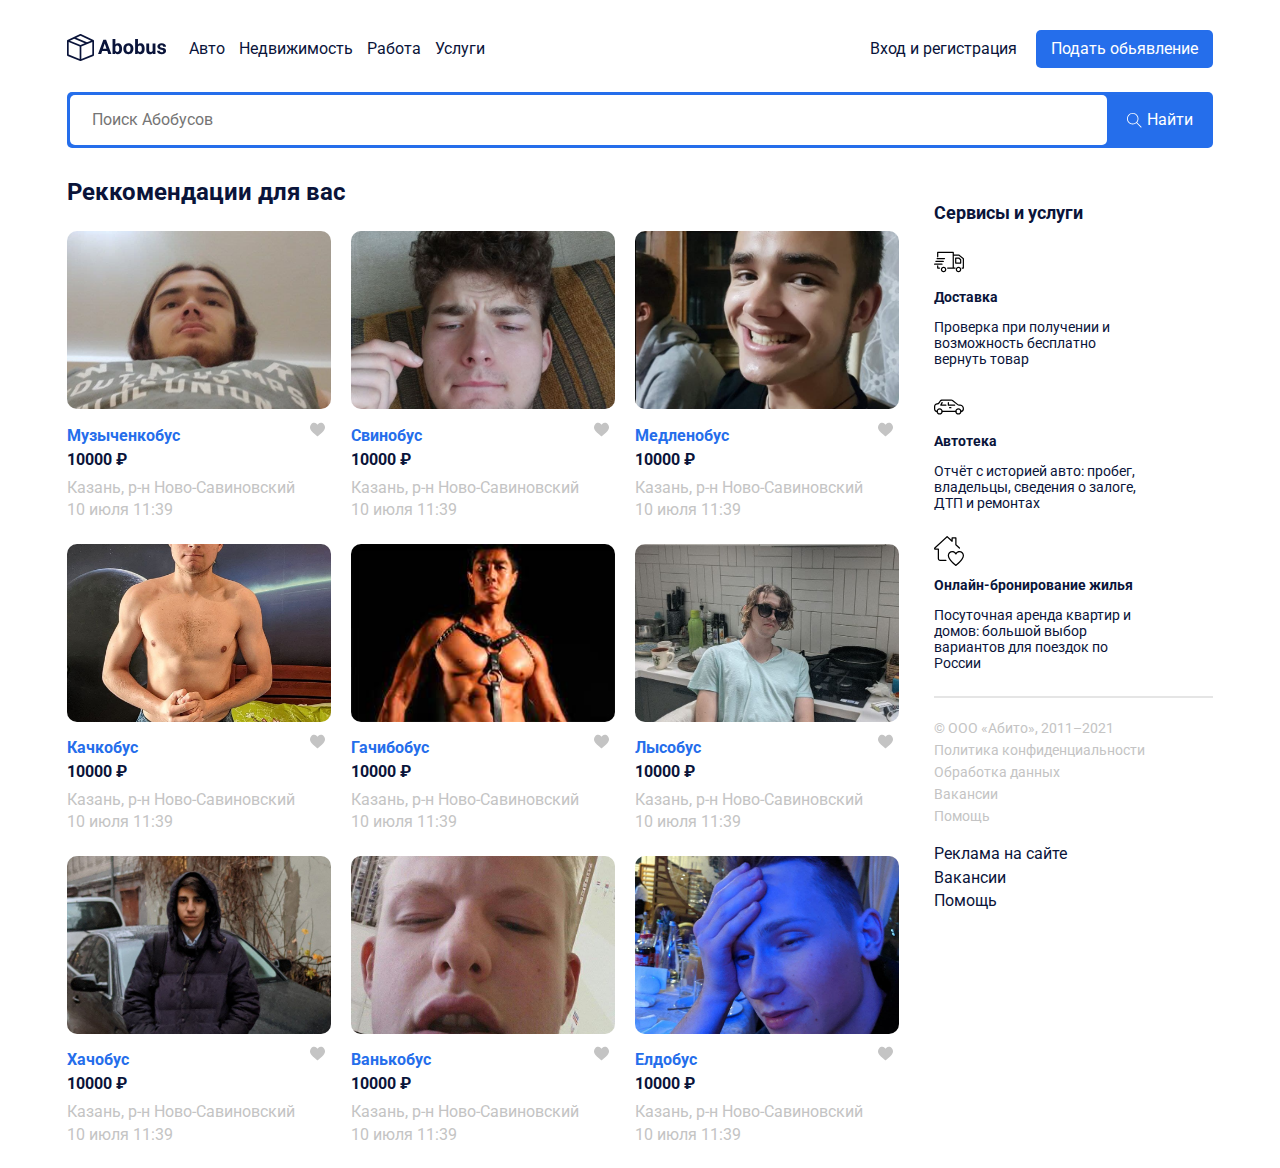
<file: index.html>
<!DOCTYPE html>
<html lang="en">

<head>
    <meta charset="UTF-8">
    <meta http-equiv="X-UA-Compatible" content="IE=edge">
    <meta name="viewport" content="width=device-width, initial-scale=1.0">
    <title>ABOBUS - доска обьявлений</title>
    <link rel="preconnect" href="https://fonts.googleapis.com">
    <link rel="preconnect" href="https://fonts.gstatic.com" crossorigin>
    <link href="https://fonts.googleapis.com/css2?family=Roboto:wght@400;700&display=swap" rel="stylesheet">
    <link rel="stylesheet" href="css/normalize.css">
    <link rel="stylesheet" href="css/style.css">
</head>

<body>
    <header class="header container">
        <div class="navbar">
            <a href="/index.html">
                <img src="img/logo.svg" alt="ABOBUS-logo" class="logo-image">
            </a>
            <nav class="navbar-menu">
                <ul class="menu">
                    <li class="menu-item">
                        <a href="#" class="menu-link">Авто</a>
                    </li>
                    <li class="menu-item">
                        <a href="#" class="menu-link">Недвижимость</a>
                    </li>
                    <li class="menu-item">
                        <a href="#" class="menu-link">Работа</a>
                    </li>
                    <li class="menu-item">
                        <a href="#" class="menu-link">Услуги</a>
                    </li>
                </ul>
            </nav>
            <div class="button-group">
                <a href="" class="button button-link">Вход и регистрация</a>
                <a href="" class="button button-primary">Подать обьявление</a>
            </div>
        </div>
        <div class="search-panel">
            <input type="search" class="search-input" placeholder="Поиск Абобусов">
            <button class="search-button">
                <svg class="search-icon" width="15" height="15" viewBox="0 0 15 15" fill="none"
                    xmlns="http://www.w3.org/2000/svg">
                    <g clip-path="url(#clip0)">
                        <path
                            d="M14.6506 14.0012L10.0862 9.43675C10.9465 8.43352 11.4706 7.13293
                             11.4706 5.71058C11.4706 2.54822 8.89765 -0.0247192 5.7353 -0.0247192C4.20353
                              -0.0247192 2.76265 0.571751 1.67824 1.6544C0.595589 2.73793 -0.000881376 4.17881
                               9.77541e-07 5.71058C9.77541e-07 8.87293 2.57294 11.4459 5.7353 11.4459C7.15765
                                11.4459 8.45912 10.9218 9.46235 10.0615L14.0268 14.6259L14.6506 14.0012ZM5.7353
                                 10.5635C3.06 10.5635 0.882354 8.38675 0.882354 5.71058C0.881472 4.41352 1.38618
                                  3.19499 2.30294 2.2791C3.21882 1.36234 4.43824 0.857634 5.7353 0.857634C8.41059
                                   0.857634 10.5882 3.0344 10.5882 5.71058C10.5882 8.38587 8.41059 10.5635 5.7353 10.5635Z"
                            fill="white" />
                    </g>
                    <defs>
                        <clipPath id="clip0">
                            <rect width="15" height="15" fill="white" />
                        </clipPath>
                    </defs>
                </svg>
                <span class="search-button-text">Найти</span>
            </button>
        </div>

    </header>
    <div class="page-content container">
        <div class="main">
            <h2 class="page-title">Реккомендации для вас</h2>
            <div class="cards">
                <div class="card">
                    <a href="single.html" class="card-link"><img src="img/Музыченкобус.jpg" alt=""
                            class="card-image"></a>
                    <div class="card-header">
                        <a href="single.html" class="card-link">
                            <h3 class="card-title">Музыченкобус</h3>
                        </a>
                        <button class="like">
                            <img src="img/Vector.svg" alt="">
                        </button>
                    </div>
                    <strong class="card-price">10000 ₽</strong>
                    <p class="card-text">Казань, р-н Ново-Савиновский</p>
                    <p class="card-text">10 июля 11:39</p>
                </div>
                <div class="card">
                    <a href="single.html" class="card-link"><img src="img/Свинобус.jpg" alt="" class="card-image"></a>
                    <div class="card-header">
                        <a href="single.html" class="card-link">
                            <h3 class="card-title">Свинобус</h3>
                        </a>
                        <button class="like">
                            <img src="img/Vector.svg" alt="">
                        </button>
                    </div>
                    <strong class="card-price">10000 ₽</strong>
                    <p class="card-text">Казань, р-н Ново-Савиновский</p>
                    <p class="card-text">10 июля 11:39</p>
                </div>
                <div class="card">
                    <a href="single.html" class="card-link"><img src="img/Медленобус.jpg" alt="" class="card-image"></a>
                    <div class="card-header">
                        <a href="single.html" class="card-link">
                            <h3 class="card-title">Медленобус</h3>
                        </a>
                        <button class="like">
                            <img src="img/Vector.svg" alt="">
                        </button>
                    </div>
                    <strong class="card-price">10000 ₽</strong>
                    <p class="card-text">Казань, р-н Ново-Савиновский</p>
                    <p class="card-text">10 июля 11:39</p>
                </div>
                <div class="card">
                    <a href="single.html" class="card-link"><img src="img/Качкобус.jpg" alt="" class="card-image"></a>
                    <div class="card-header">
                        <a href="single.html" class="card-link">
                            <h3 class="card-title">Качкобус</h3>
                        </a>
                        <button class="like">
                            <img src="img/Vector.svg" alt="">
                        </button>
                    </div>
                    <strong class="card-price">10000 ₽</strong>
                    <p class="card-text">Казань, р-н Ново-Савиновский</p>
                    <p class="card-text">10 июля 11:39</p>
                </div>
                <div class="card">
                    <a href="single.html" class="card-link"><img src="img/Гачибобус.jfif" alt="" class="card-image"></a>
                    <div class="card-header">
                        <a href="single.html" class="card-link">
                            <h3 class="card-title">Гачибобус</h3>
                        </a>
                        <button class="like">
                            <img src="img/Vector.svg" alt="">
                        </button>
                    </div>
                    <strong class="card-price">10000 ₽</strong>
                    <p class="card-text">Казань, р-н Ново-Савиновский</p>
                    <p class="card-text">10 июля 11:39</p>
                </div>
                <div class="card">
                    <a href="single.html" class="card-link"><img src="img/Лысобус.jpg" alt="" class="card-image"></a>
                    <div class="card-header">
                        <a href="single.html" class="card-link">
                            <h3 class="card-title">Лысобус</h3>
                        </a>
                        <button class="like">
                            <img src="img/Vector.svg" alt="">
                        </button>
                    </div>
                    <strong class="card-price">10000 ₽</strong>
                    <p class="card-text">Казань, р-н Ново-Савиновский</p>
                    <p class="card-text">10 июля 11:39</p>
                </div>
                <div class="card">
                    <a href="single.html" class="card-link"><img src="img/Хачобус.jpg" alt="" class="card-image"></a>
                    <div class="card-header">
                        <a href="single.html" class="card-link">
                            <h3 class="card-title">Хачобус</h3>
                        </a>
                        <button class="like">
                            <img src="img/Vector.svg" alt="">
                        </button>
                    </div>
                    <strong class="card-price">10000 ₽</strong>
                    <p class="card-text">Казань, р-н Ново-Савиновский</p>
                    <p class="card-text">10 июля 11:39</p>
                </div>
                <div class="card">
                    <a href="single.html" class="card-link"><img src="img/Ванькобус.jpg" alt="" class="card-image"></a>
                    <div class="card-header">
                        <a href="single.html" class="card-link">
                            <h3 class="card-title">Ванькобус</h3>
                        </a>
                        <button class="like">
                            <img src="img/Vector.svg" alt="">
                        </button>
                    </div>
                    <strong class="card-price">10000 ₽</strong>
                    <p class="card-text">Казань, р-н Ново-Савиновский</p>
                    <p class="card-text">10 июля 11:39</p>
                </div>
                <div class="card">
                    <a href="single.html" class="card-link"><img src="img/Елдобус.jpg" alt="" class="card-image"></a>
                    <div class="card-header">
                        <a href="single.html" class="card-link">
                            <h3 class="card-title">Елдобус</h3>
                        </a>
                        <button class="like">
                            <img src="img/Vector.svg" alt="">
                        </button>
                    </div>
                    <strong class="card-price">10000 ₽</strong>
                    <p class="card-text">Казань, р-н Ново-Савиновский</p>
                    <p class="card-text">10 июля 11:39</p>
                </div>
            </div>
        </div>
        <aside class="sidebar">
            <h4 class="sidebar-title">Сервисы и услуги</h4>
            <div class="service">
                <img src="img/delivery-truck 1.svg" alt="" class="service-image">
                <h5 class="service-title">Доставка</h5>
                <p class="service-text">
                    Проверка при получении и возможность бесплатно вернуть товар
                </p>
            </div>
            <div class="service">
                <img src="img/sedan 1.svg" alt="" class="service-image">
                <h5 class="service-title">Автотека</h5>
                <p class="service-text">
                    Отчёт с историей авто: пробег, владельцы, сведения о залоге, ДТП и ремонтах
                </p>
            </div>
            <div class="service">
                <img src="img/love 1.svg" alt="" class="service-image">
                <h5 class="service-title">Онлайн-бронирование жилья</h5>
                <p class="service-text">
                    Посуточная аренда квартир и домов: большой выбор вариантов для поездок по России
                </p>
            </div>
            <hr color="#E5E5E5">
            <footer class="footer">
                <p class="footer-text">© ООО «Абито», 2011–2021</p>
                <ul class="footer-menu">
                    <li class="footer-menu-item">
                        <a href="" class="footer-text">Политика конфиденциальности</a>
                    </li>
                    <li class="footer-menu-item">
                        <a href="" class="footer-text">Обработка данных</a>
                    </li>
                    <li class="footer-menu-item">
                        <a href="" class="footer-text">Вакансии</a>
                    </li>
                    <li class="footer-menu-item">
                        <a href="" class="footer-text">Помощь</a>
                    </li>
                </ul>
                <ul class="footer-menu">
                    <li class="footer-menu-item">
                        <a href="" class="footer-link">Реклама на сайте</a>
                    </li>
                    <li class="footer-menu-item">
                        <a href="" class="footer-link">Вакансии</a>
                    </li>
                    <li class="footer-menu-item">
                        <a href="" class="footer-link">Помощь</a>
                    </li>
                </ul>
            </footer>
        </aside>
    </div>
</body>

</html>
</file>
<file: css/style.css>
body{
    font-family: 'Roboto', sans-serif;
    font-style: 14px;
    color: #0A143A; /* Цвет текста*/
}
.header{
    padding-top: 30px;
    padding-bottom: 30px;
    margin-bottom: 12px;
}
.container
{
    max-width: 1146px;
    margin: auto;
}

.navbar{
    display: flex;
    align-items: center;
    justify-content: space-between;
    padding-bottom: 24px;
}

.navbar-menu{
    margin-right: auto;
}

.menu{
    list-style: none;
    margin: 0;
    padding-left: 22px;
    padding-right: 22px;
    display: flex;
}
/* Для всех пунктов меню кроме последнего */
.menu-item:not(:last-child){
    padding-right: 14px;
}

.menu-link{
    text-decoration: none;
    color: #0A143A;
}

.button{
    display: inline-block;
    text-decoration: none;
    cursor: pointer;
    padding: 10px 15px;
}

.button-link{
    color: #0A143A;
}

.button-primary
{
    background-color: #256EEB;
    color: white;
    border-radius: 5px;
    
}

.search-panel{
    height: 50px;
    background-color: #256EEB;
    border-radius: 5px;
    padding: 3px;
    display: flex;
}

.search-input{
    flex-grow: 1;
    border-radius: 5px;
    border:none;
    background-color: white;
    padding-left: 22px;
    padding-right: 22px;
}

.search-button
{
    background-color: #256EEB;
    border: none;
    color: white;
    padding-left: 20px;
    padding-right: 17px;
    display: flex;
    align-items: center;
}

.search-button-text{
    margin-left: 5px;
}
.page-title{
    font-size: 24px;
    line-height: 28px;
    margin-top: 0;
    margin-bottom: 25px;
}

.page-content{
    display: grid;
    grid-template-columns: 9fr 3fr;
    grid-column-gap: 30px;
}

.card-image{
    height: 178px;
    width: 264px;
    border-radius: 10px;
    object-fit: cover;
}

.cards{
    display: flex;
    flex-wrap: wrap;
}

.card{
    margin-bottom: 20px;
}
.card:not(:nth-child(3n)){
    margin-right: 20px;
}

.card-title{
    font-size: 16px;
    line-height: 19px;
    color: #256EEB;
    margin-top: 12px;
    margin-bottom: 5px;
}

.card-header{
    display: flex;
    justify-content: space-between;
    align-items: center;
}

.like{
    background-color: #ffff;
    border:none;
    cursor: pointer;
}

.card-price{
    font-size: 16px;
    line-height: 19px;
    margin-bottom: 10px;
    display: block;
}
.card-text{
    color: #C4C4C4;
    margin-bottom: 4px;
    margin-top: 0;
}

.card-link
{
    text-decoration: none;
}
.sidebar-title
{
    font-size: 18px;
    line-height: 21px;
}

.service{
    margin-bottom: 25px;
}
.service-title
{
    font-size: 14px;
    line-height: 16px;
    margin-bottom: 5px;
    margin-top: 7px ;
    font-weight: bold;
}

.service-text{
    font-size: 14px;
    line-height: 16px;
    max-width: 217px;
}

.footer-text
{
    font-size: 14px;
    line-height: 16px;
    color: #C4C4C4;
    display: inline-block;
    margin-bottom: 5px;
    text-decoration: none;
}

.footer-menu
{
    margin: 0;
    padding: 0;
    list-style: none;
    margin-bottom: 16px;
}

.footer-link{
    color: inherit;
    text-decoration: none;
    display: inline-block;
    margin-bottom: 5px;
}

.content{
    max-width: 460px;
    margin-right: 30px;
}

.swiper-container {
    width: 100%;
    height: 357px;
    margin-left: auto;
    margin-right: auto;
    border-radius: 10px;
  }

  .swiper-slide {
    background-size: cover;
    background-position: center;
  }

  .mySwiper2 {
    width: 100%;
    border-radius: 10px;
  }

  .mySwiper {
    height: 20%;
    box-sizing: border-box;
    padding: 10px 0;
  }

  .mySwiper .swiper-slide {
    width: 25%;
    height: 100%;
    opacity: 0.4;
    border-radius: 10px;
  }

  .mySwiper .swiper-slide-thumb-active {
    opacity: 1;
  }

  .swiper-slide img {
    display: block;
    width: 100%;
    height: 100%;
    object-fit: cover;
    border-radius: 3px;
  }

  .content-text{
    font-size: 14px;
    line-height: 140%;
    color: #0A143A;
  }

  .main-single{
      display: flex;
      align-items: flex-start;
  }

.single-price
{
    font-size: 24px;
    line-height: 140%;
    margin-top: 0;
    margin-bottom: 25px;
    display: block;
}
.author{
    min-width: 264px;
    
}
  .author-wrapper
  {
      display: flex;
      align-items: center;
      justify-content: space-between;
      margin-top: 25px;
      margin-bottom: 30px;
  }

.author-avatar{
      width: 50px;
      height: 50px;
      object-fit: cover;
      border-radius: 50%;
 }

 .author-name{
     font-weight: bold;
     font-size: 14px;
     line-height: 16px;
     display: block;
     margin-bottom: 4px;
 }

 .raiting{
     margin-bottom: 5px;
 }

 .raiting-counter{
     margin-left: 10px;
     opacity: 0.5;
 }

 .author-status{
     font-size: 12px;
     line-height: 14px;
 }

 .button-block{
     width: 100%;
     height: 54px;
     display: block;
     margin-bottom: 14px;
     color: white;
     border:none;
     border-radius: 5px;
 }

 .button-phone{
     background-color: #256EEB;
 }

 .button-mesage{
     background-color: #14B4BE;
 }
</file>
